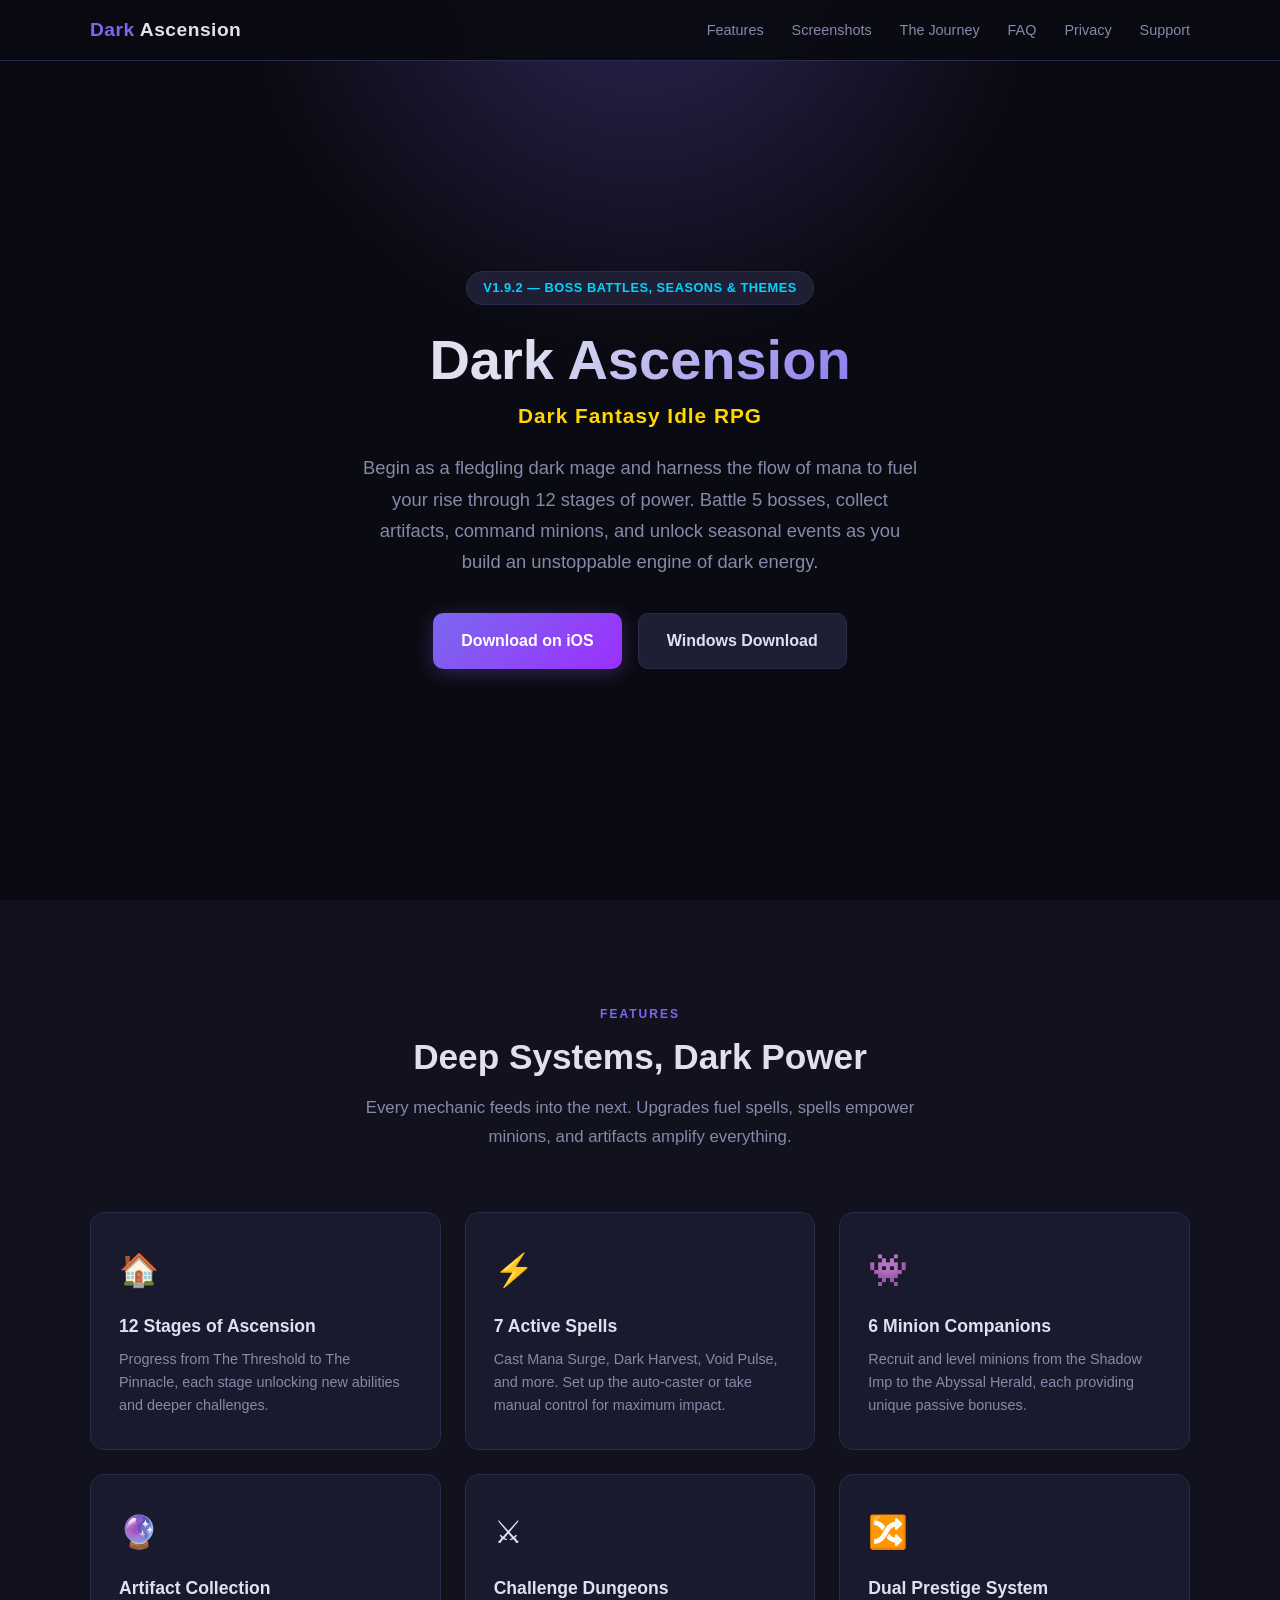
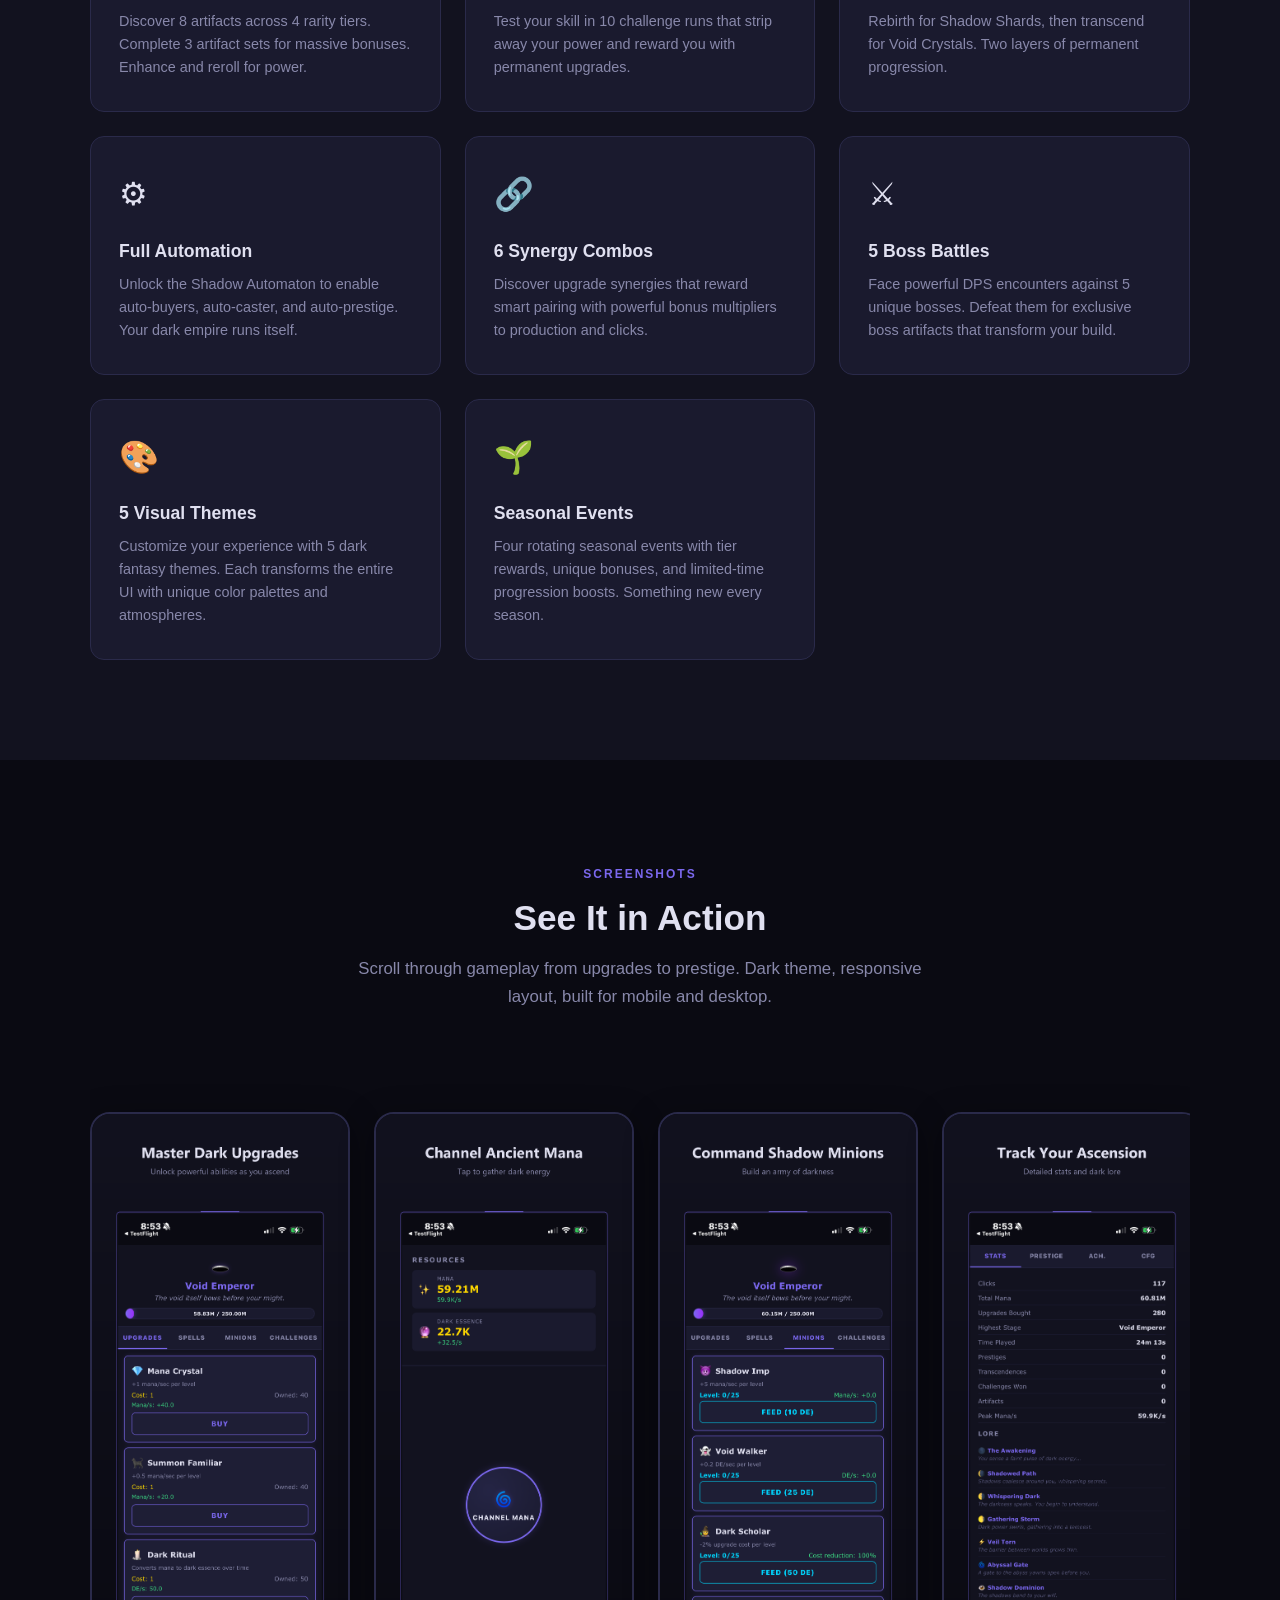
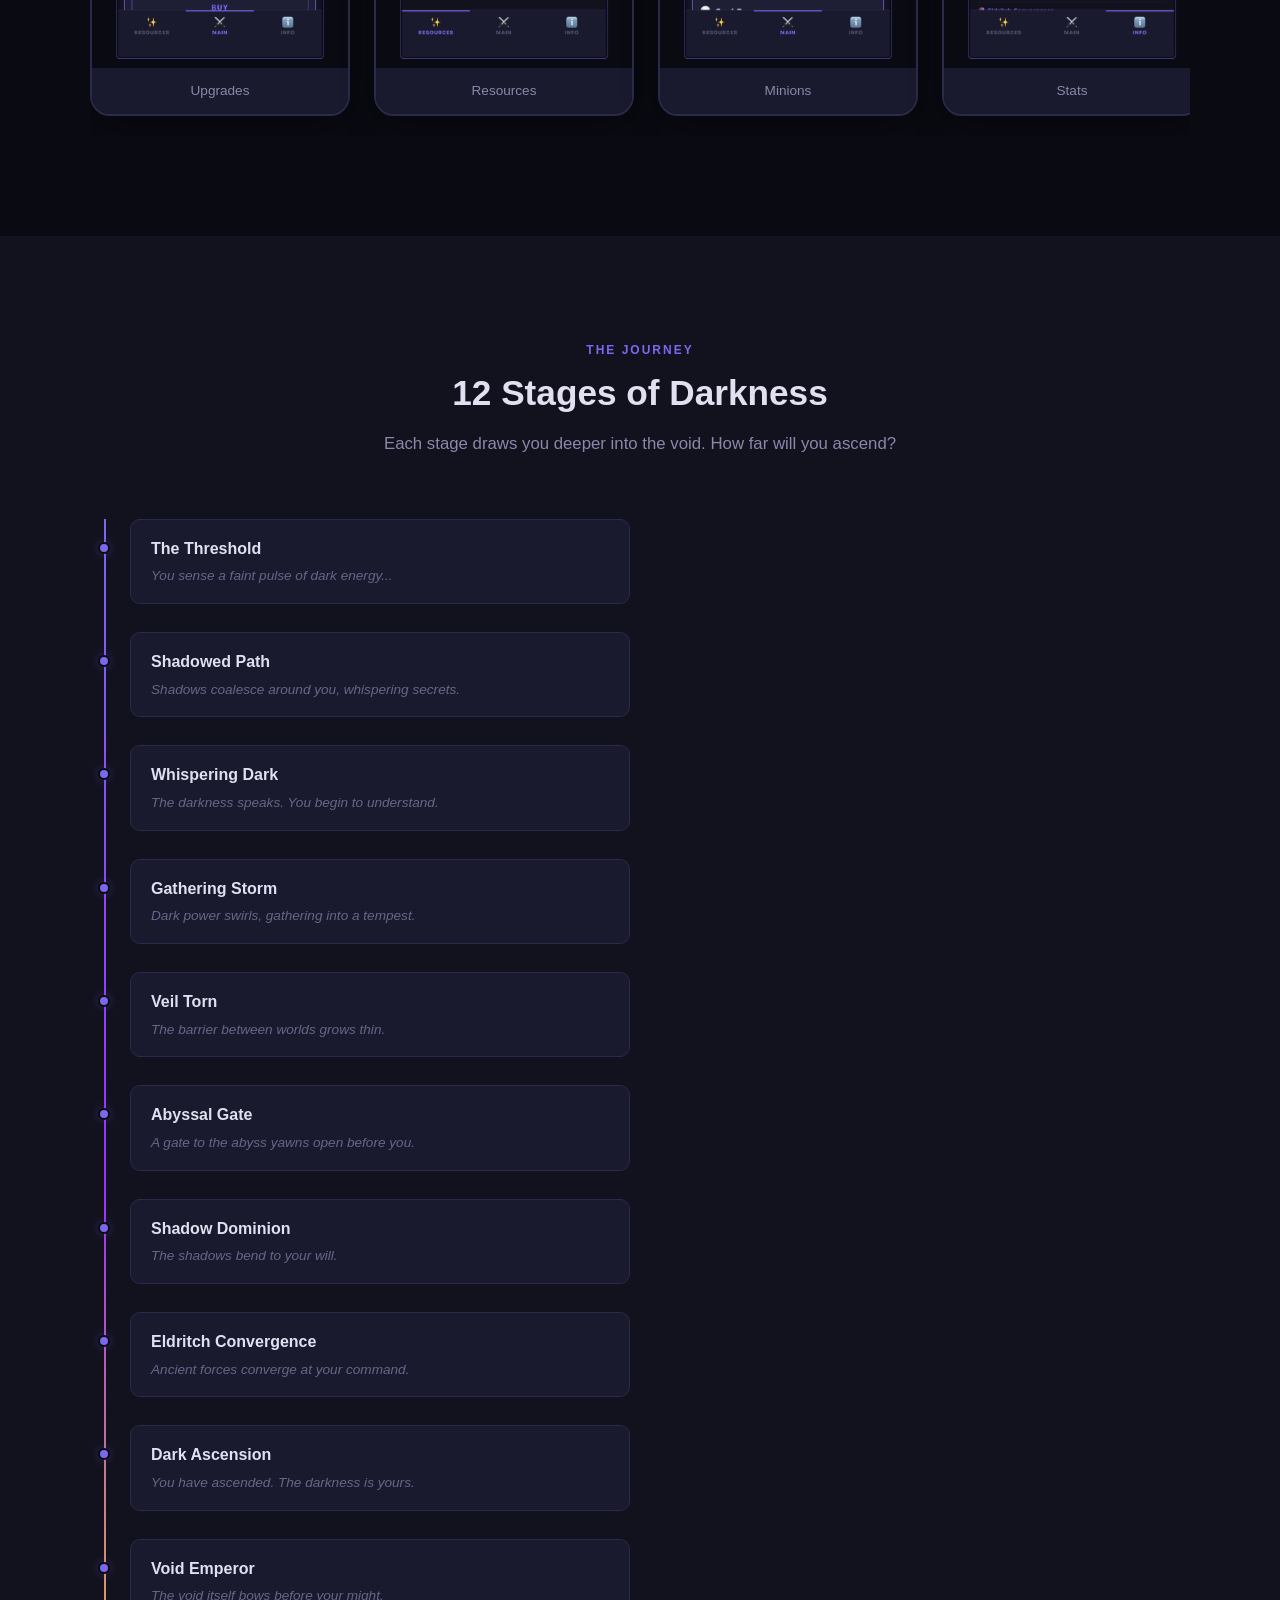
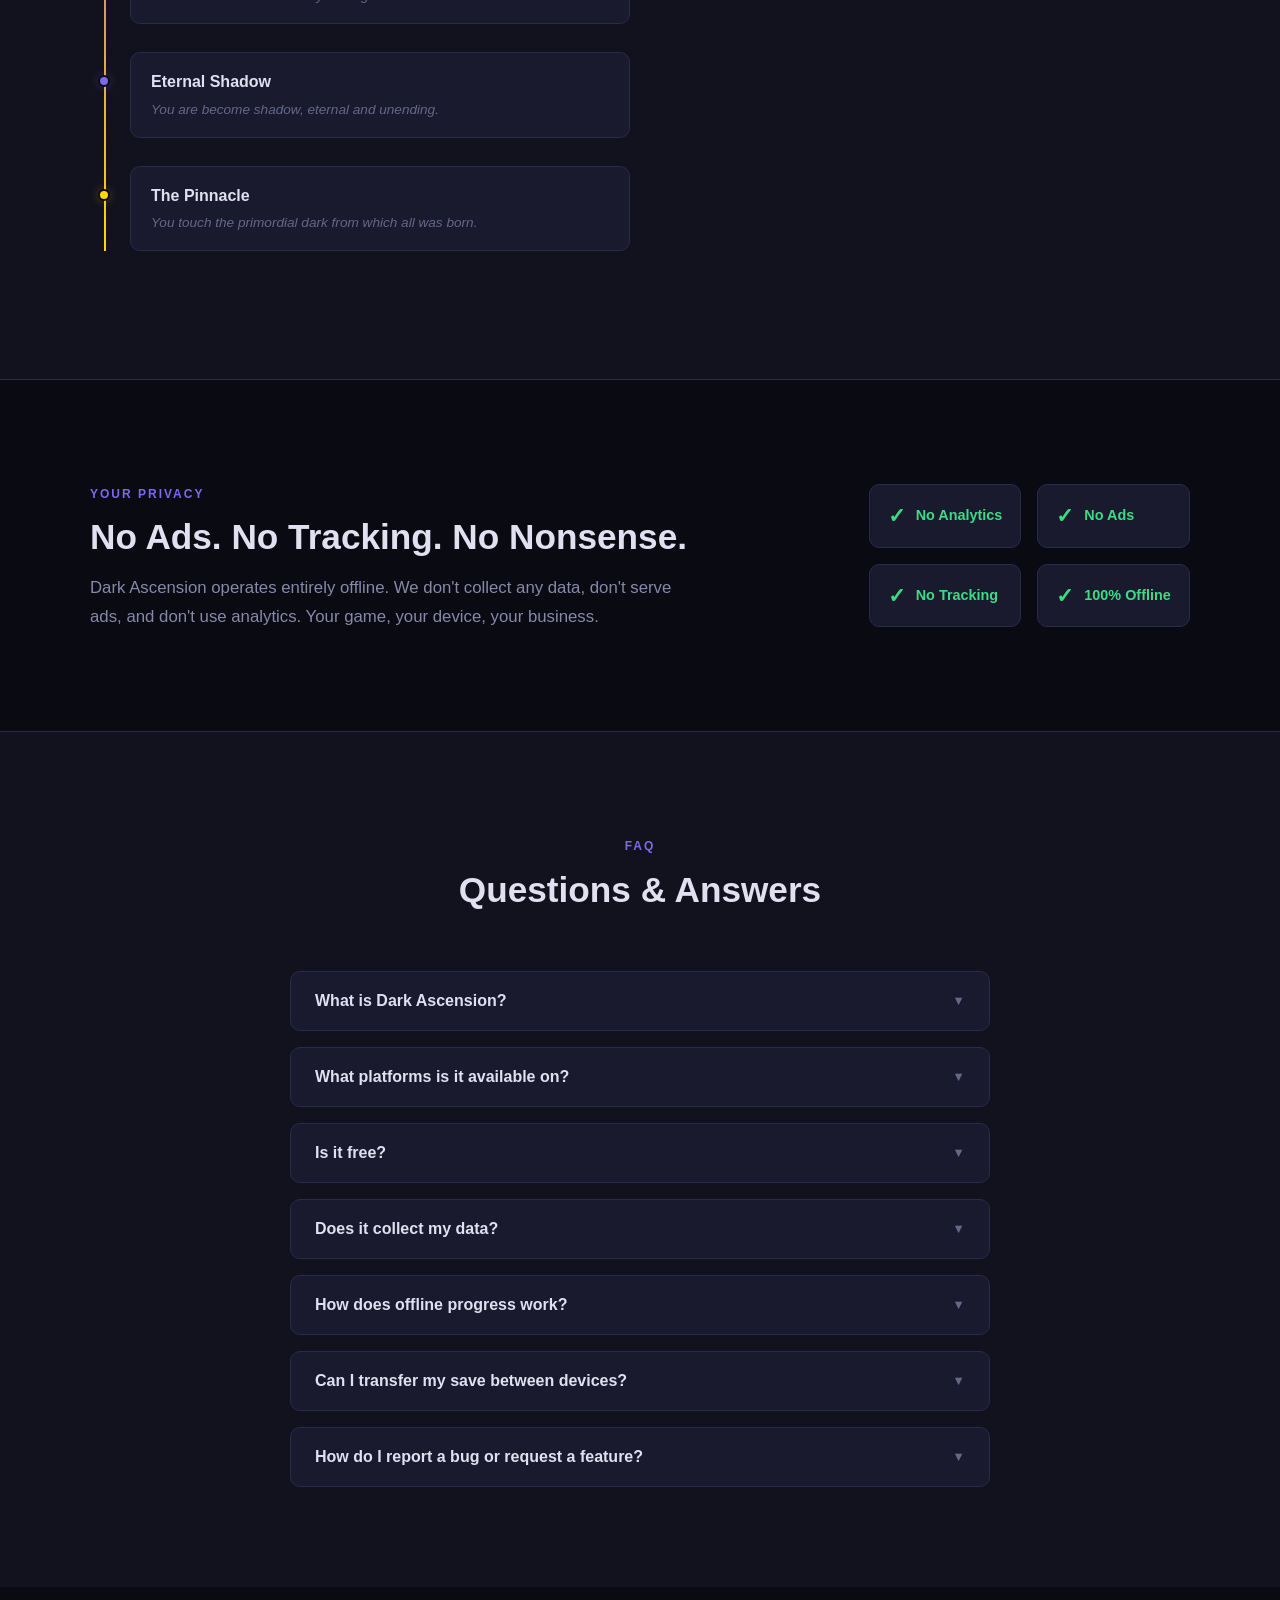
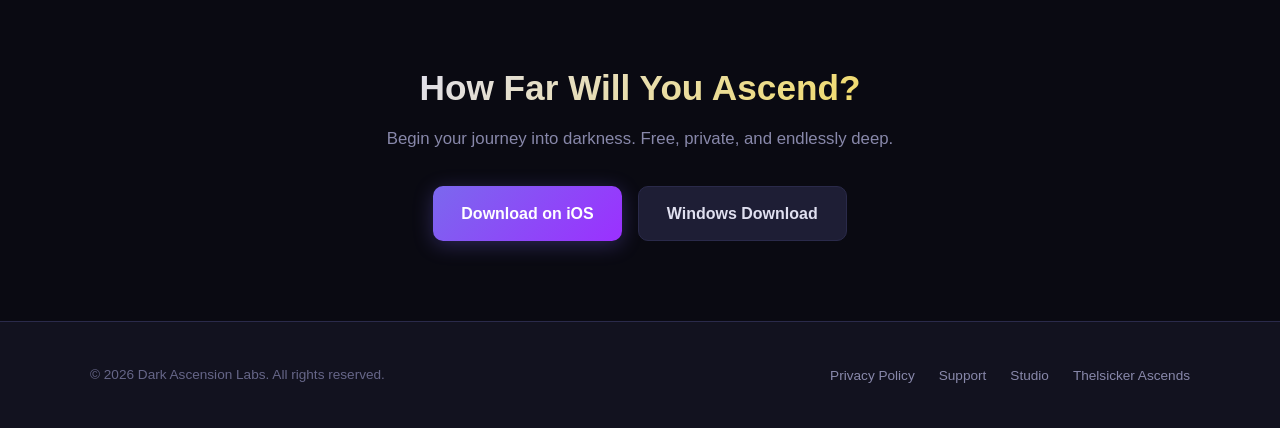
<file: index.html>
<!DOCTYPE html>
<html lang="en">
<head>
    <meta charset="UTF-8">
    <meta name="viewport" content="width=device-width, initial-scale=1.0">
    <title>Dark Ascension — Dark Fantasy Idle RPG</title>
    <meta name="description" content="Embrace the darkness and ascend to ultimate power. An idle/incremental RPG set in a world of shadow and sorcery. No ads, no data collection.">
    <meta name="theme-color" content="#0a0a12">
    <meta property="og:title" content="Dark Ascension — Dark Fantasy Idle RPG">
    <meta property="og:description" content="Embrace the darkness and ascend to ultimate power. An idle RPG with spells, minions, artifacts, and dual prestige. No ads, no tracking.">
    <meta property="og:type" content="website">
    <meta property="og:url" content="https://darkascension.app">
    <meta property="og:image" content="https://darkascension.app/images/og-banner.png">
    <meta property="og:image:width" content="1260">
    <meta property="og:image:height" content="1000">
    <meta name="twitter:card" content="summary_large_image">
    <meta name="twitter:title" content="Dark Ascension — Dark Fantasy Idle RPG">
    <meta name="twitter:description" content="Embrace the darkness and ascend to ultimate power. An idle RPG with spells, minions, artifacts, and dual prestige. No ads, no tracking.">
    <meta name="twitter:image" content="https://darkascension.app/images/og-banner.png">
    <link rel="stylesheet" href="css/style.css">
</head>
<body>

<!-- ===== NAV ===== -->
<nav class="site-nav">
    <div class="nav-inner">
        <a href="#" class="nav-logo"><span>Dark</span> Ascension</a>
        <ul class="nav-links" id="navLinks">
            <li><a href="#features">Features</a></li>
            <li><a href="#screenshots">Screenshots</a></li>
            <li><a href="#journey">The Journey</a></li>
            <li><a href="#faq">FAQ</a></li>
            <li><a href="privacy.html">Privacy</a></li>
            <li><a href="support.html">Support</a></li>
        </ul>
        <button class="nav-toggle" id="navToggle" aria-label="Toggle navigation">&#9776;</button>
    </div>
</nav>

<!-- ===== HERO ===== -->
<section class="hero" id="hero">
    <div class="hero-content">
        <div class="hero-badge">v1.9.2 &mdash; Boss Battles, Seasons &amp; Themes</div>
        <h1>Dark Ascension</h1>
        <p class="hero-subtitle">Dark Fantasy Idle RPG</p>
        <p class="hero-desc">Begin as a fledgling dark mage and harness the flow of mana to fuel your rise through 12 stages of power. Battle 5 bosses, collect artifacts, command minions, and unlock seasonal events as you build an unstoppable engine of dark energy.</p>
        <div class="hero-buttons">
            <a href="https://apps.apple.com/app/dark-ascension/id6759624526" class="btn btn-primary" target="_blank" rel="noopener">
                Download on iOS
            </a>
            <a href="https://darkascension3000.itch.io/dark-ascension" class="btn btn-secondary" target="_blank" rel="noopener">
                Windows Download
            </a>
        </div>
    </div>
</section>

<!-- ===== FEATURES ===== -->
<section class="features" id="features">
    <div class="section-inner">
        <div class="section-header-center">
            <span class="section-label">Features</span>
            <h2 class="section-title">Deep Systems, Dark Power</h2>
            <p class="section-desc centered">Every mechanic feeds into the next. Upgrades fuel spells, spells empower minions, and artifacts amplify everything.</p>
        </div>
        <div class="features-grid">
            <div class="feature-card">
                <span class="feature-icon">&#127968;</span>
                <h3>12 Stages of Ascension</h3>
                <p>Progress from The Threshold to The Pinnacle, each stage unlocking new abilities and deeper challenges.</p>
            </div>
            <div class="feature-card">
                <span class="feature-icon">&#9889;</span>
                <h3>7 Active Spells</h3>
                <p>Cast Mana Surge, Dark Harvest, Void Pulse, and more. Set up the auto-caster or take manual control for maximum impact.</p>
            </div>
            <div class="feature-card">
                <span class="feature-icon">&#128126;</span>
                <h3>6 Minion Companions</h3>
                <p>Recruit and level minions from the Shadow Imp to the Abyssal Herald, each providing unique passive bonuses.</p>
            </div>
            <div class="feature-card">
                <span class="feature-icon">&#128302;</span>
                <h3>Artifact Collection</h3>
                <p>Discover 8 artifacts across 4 rarity tiers. Complete 3 artifact sets for massive bonuses. Enhance and reroll for power.</p>
            </div>
            <div class="feature-card">
                <span class="feature-icon">&#9876;</span>
                <h3>Challenge Dungeons</h3>
                <p>Test your skill in 10 challenge runs that strip away your power and reward you with permanent upgrades.</p>
            </div>
            <div class="feature-card">
                <span class="feature-icon">&#128256;</span>
                <h3>Dual Prestige System</h3>
                <p>Rebirth for Shadow Shards, then transcend for Void Crystals. Two layers of permanent progression.</p>
            </div>
            <div class="feature-card">
                <span class="feature-icon">&#9881;</span>
                <h3>Full Automation</h3>
                <p>Unlock the Shadow Automaton to enable auto-buyers, auto-caster, and auto-prestige. Your dark empire runs itself.</p>
            </div>
            <div class="feature-card">
                <span class="feature-icon">&#128279;</span>
                <h3>6 Synergy Combos</h3>
                <p>Discover upgrade synergies that reward smart pairing with powerful bonus multipliers to production and clicks.</p>
            </div>
            <div class="feature-card">
                <span class="feature-icon">&#9876;</span>
                <h3>5 Boss Battles</h3>
                <p>Face powerful DPS encounters against 5 unique bosses. Defeat them for exclusive boss artifacts that transform your build.</p>
            </div>
            <div class="feature-card">
                <span class="feature-icon">&#127912;</span>
                <h3>5 Visual Themes</h3>
                <p>Customize your experience with 5 dark fantasy themes. Each transforms the entire UI with unique color palettes and atmospheres.</p>
            </div>
            <div class="feature-card">
                <span class="feature-icon">&#127793;</span>
                <h3>Seasonal Events</h3>
                <p>Four rotating seasonal events with tier rewards, unique bonuses, and limited-time progression boosts. Something new every season.</p>
            </div>
        </div>
    </div>
</section>

<!-- ===== SCREENSHOTS ===== -->
<section class="screenshots" id="screenshots">
    <div class="section-inner">
        <div class="section-header-center">
            <span class="section-label">Screenshots</span>
            <h2 class="section-title">See It in Action</h2>
            <p class="section-desc centered">Scroll through gameplay from upgrades to prestige. Dark theme, responsive layout, built for mobile and desktop.</p>
        </div>
        <div class="screenshot-gallery">
            <div class="screenshot-item">
                <img src="teasers/01-upgrades_6.5in.png" alt="Upgrades screen showing mana generators and multipliers" loading="lazy">
                <div class="screenshot-label">Upgrades</div>
            </div>
            <div class="screenshot-item">
                <img src="teasers/02-resources_6.5in.png" alt="Resource display with mana and dark essence" loading="lazy">
                <div class="screenshot-label">Resources</div>
            </div>
            <div class="screenshot-item">
                <img src="teasers/03-minions_6.5in.png" alt="Minion companions panel" loading="lazy">
                <div class="screenshot-label">Minions</div>
            </div>
            <div class="screenshot-item">
                <img src="teasers/04-stats_6.5in.png" alt="Stats and trophies dashboard" loading="lazy">
                <div class="screenshot-label">Stats</div>
            </div>
            <div class="screenshot-item">
                <img src="teasers/05-prestige_6.5in.png" alt="Prestige and rebirth system" loading="lazy">
                <div class="screenshot-label">Prestige</div>
            </div>
            <div class="screenshot-item">
                <img src="teasers/06-achievements_6.5in.png" alt="Achievements and milestones" loading="lazy">
                <div class="screenshot-label">Achievements</div>
            </div>
        </div>
    </div>
</section>

<!-- ===== JOURNEY ===== -->
<section class="journey" id="journey">
    <div class="section-inner">
        <div class="section-header-center">
            <span class="section-label">The Journey</span>
            <h2 class="section-title">12 Stages of Darkness</h2>
            <p class="section-desc centered">Each stage draws you deeper into the void. How far will you ascend?</p>
        </div>
        <div class="stages-track">
            <div class="stage-item">
                <div class="stage-name">The Threshold</div>
                <div class="stage-desc">You sense a faint pulse of dark energy...</div>
            </div>
            <div class="stage-item">
                <div class="stage-name">Shadowed Path</div>
                <div class="stage-desc">Shadows coalesce around you, whispering secrets.</div>
            </div>
            <div class="stage-item">
                <div class="stage-name">Whispering Dark</div>
                <div class="stage-desc">The darkness speaks. You begin to understand.</div>
            </div>
            <div class="stage-item">
                <div class="stage-name">Gathering Storm</div>
                <div class="stage-desc">Dark power swirls, gathering into a tempest.</div>
            </div>
            <div class="stage-item">
                <div class="stage-name">Veil Torn</div>
                <div class="stage-desc">The barrier between worlds grows thin.</div>
            </div>
            <div class="stage-item">
                <div class="stage-name">Abyssal Gate</div>
                <div class="stage-desc">A gate to the abyss yawns open before you.</div>
            </div>
            <div class="stage-item">
                <div class="stage-name">Shadow Dominion</div>
                <div class="stage-desc">The shadows bend to your will.</div>
            </div>
            <div class="stage-item">
                <div class="stage-name">Eldritch Convergence</div>
                <div class="stage-desc">Ancient forces converge at your command.</div>
            </div>
            <div class="stage-item">
                <div class="stage-name">Dark Ascension</div>
                <div class="stage-desc">You have ascended. The darkness is yours.</div>
            </div>
            <div class="stage-item">
                <div class="stage-name">Void Emperor</div>
                <div class="stage-desc">The void itself bows before your might.</div>
            </div>
            <div class="stage-item">
                <div class="stage-name">Eternal Shadow</div>
                <div class="stage-desc">You are become shadow, eternal and unending.</div>
            </div>
            <div class="stage-item">
                <div class="stage-name">The Pinnacle</div>
                <div class="stage-desc">You touch the primordial dark from which all was born.</div>
            </div>
        </div>
    </div>
</section>

<!-- ===== PRIVACY BANNER ===== -->
<section class="privacy-banner" id="privacy">
    <div class="section-inner">
        <div class="privacy-inner">
            <div class="privacy-text">
                <span class="section-label">Your Privacy</span>
                <h2 class="section-title">No Ads. No Tracking. No Nonsense.</h2>
                <p class="section-desc">Dark Ascension operates entirely offline. We don't collect any data, don't serve ads, and don't use analytics. Your game, your device, your business.</p>
            </div>
            <div class="privacy-highlights">
                <div class="privacy-badge"><span class="icon">&#10003;</span> No Analytics</div>
                <div class="privacy-badge"><span class="icon">&#10003;</span> No Ads</div>
                <div class="privacy-badge"><span class="icon">&#10003;</span> No Tracking</div>
                <div class="privacy-badge"><span class="icon">&#10003;</span> 100% Offline</div>
            </div>
        </div>
    </div>
</section>

<!-- ===== FAQ ===== -->
<section class="faq" id="faq">
    <div class="section-inner">
        <div class="section-header-center">
            <span class="section-label">FAQ</span>
            <h2 class="section-title">Questions &amp; Answers</h2>
        </div>
        <div class="faq-list">
            <div class="faq-item">
                <button class="faq-question">What is Dark Ascension? <span class="arrow">&#9660;</span></button>
                <div class="faq-answer"><div class="faq-answer-inner">Dark Ascension is an idle/incremental RPG set in a dark fantasy world. You play as a mage harnessing mana to ascend through 12 stages of power. It features upgrades, spells, minions, artifacts, prestige systems, challenges, automation, and more &mdash; all with no ads and no data collection.</div></div>
            </div>
            <div class="faq-item">
                <button class="faq-question">What platforms is it available on? <span class="arrow">&#9660;</span></button>
                <div class="faq-answer"><div class="faq-answer-inner">Dark Ascension is available on iOS (iPhone and iPad) via the App Store and on Windows as a downloadable installer (.exe). Steam support is coming soon.</div></div>
            </div>
            <div class="faq-item">
                <button class="faq-question">Is it free? <span class="arrow">&#9660;</span></button>
                <div class="faq-answer"><div class="faq-answer-inner">Dark Ascension is free on iOS with no paywalls, no premium currencies, and no ads. The Windows version is a free download. The full game is playable without spending anything.</div></div>
            </div>
            <div class="faq-item">
                <button class="faq-question">Does it collect my data? <span class="arrow">&#9660;</span></button>
                <div class="faq-answer"><div class="faq-answer-inner">No. The app operates entirely offline with zero network requests. No analytics, no telemetry, no third-party SDKs. All save data stays on your device. Read our full <a href="privacy.html">privacy policy</a> for details.</div></div>
            </div>
            <div class="faq-item">
                <button class="faq-question">How does offline progress work? <span class="arrow">&#9660;</span></button>
                <div class="faq-answer"><div class="faq-answer-inner">When you close the app and come back, the game calculates your mana and resource production for the time you were away (up to 8 hours by default, extendable with upgrades). You'll see a summary of what you earned.</div></div>
            </div>
            <div class="faq-item">
                <button class="faq-question">Can I transfer my save between devices? <span class="arrow">&#9660;</span></button>
                <div class="faq-answer"><div class="faq-answer-inner">Yes. The Settings tab includes save export and import options. Export your save as a text string, then import it on another device to pick up where you left off.</div></div>
            </div>
            <div class="faq-item">
                <button class="faq-question">How do I report a bug or request a feature? <span class="arrow">&#9660;</span></button>
                <div class="faq-answer"><div class="faq-answer-inner">Visit our <a href="support.html">support page</a> or email us at <a href="mailto:support@darkascensionlabs.com">support@darkascensionlabs.com</a>. We read every report and use them to prioritize updates.</div></div>
            </div>
        </div>
    </div>
</section>

<!-- ===== CTA ===== -->
<section class="cta">
    <h2 class="section-title">How Far Will You Ascend?</h2>
    <p class="section-desc centered" style="margin-bottom: 32px;">Begin your journey into darkness. Free, private, and endlessly deep.</p>
    <div class="hero-buttons">
        <a href="https://apps.apple.com/app/dark-ascension/id6759624526" class="btn btn-primary" target="_blank" rel="noopener">
            Download on iOS
        </a>
        <a href="https://darkascension3000.itch.io/dark-ascension" class="btn btn-secondary" target="_blank" rel="noopener">
            Windows Download
        </a>
    </div>
</section>

<!-- ===== FOOTER ===== -->
<footer class="site-footer">
    <div class="footer-inner">
        <div class="footer-copy">&copy; 2026 Dark Ascension Labs. All rights reserved.</div>
        <ul class="footer-links">
            <li><a href="privacy.html">Privacy Policy</a></li>
            <li><a href="support.html">Support</a></li>
            <li><a href="https://darkascensionlabs.com">Studio</a></li>
            <li><a href="https://thelsickerascends.com">Thelsicker Ascends</a></li>
        </ul>
    </div>
</footer>

<!-- ===== JS ===== -->
<script>
// Mobile nav toggle
(function() {
    var toggle = document.getElementById("navToggle");
    var links = document.getElementById("navLinks");
    toggle.addEventListener("click", function() {
        links.classList.toggle("open");
    });
    // Close nav on link click
    var navAnchors = links.querySelectorAll("a");
    for (var i = 0; i < navAnchors.length; i++) {
        navAnchors[i].addEventListener("click", function() {
            links.classList.remove("open");
        });
    }
})();

// FAQ accordion
(function() {
    var items = document.querySelectorAll(".faq-item");
    for (var i = 0; i < items.length; i++) {
        (function(item) {
            var btn = item.querySelector(".faq-question");
            var answer = item.querySelector(".faq-answer");
            btn.addEventListener("click", function() {
                var isOpen = item.classList.contains("open");
                // Close all
                for (var j = 0; j < items.length; j++) {
                    items[j].classList.remove("open");
                    items[j].querySelector(".faq-answer").style.maxHeight = null;
                }
                // Open clicked (if it was closed)
                if (!isOpen) {
                    item.classList.add("open");
                    answer.style.maxHeight = answer.scrollHeight + "px";
                }
            });
        })(items[i]);
    }
})();
</script>

</body>
</html>
</file>
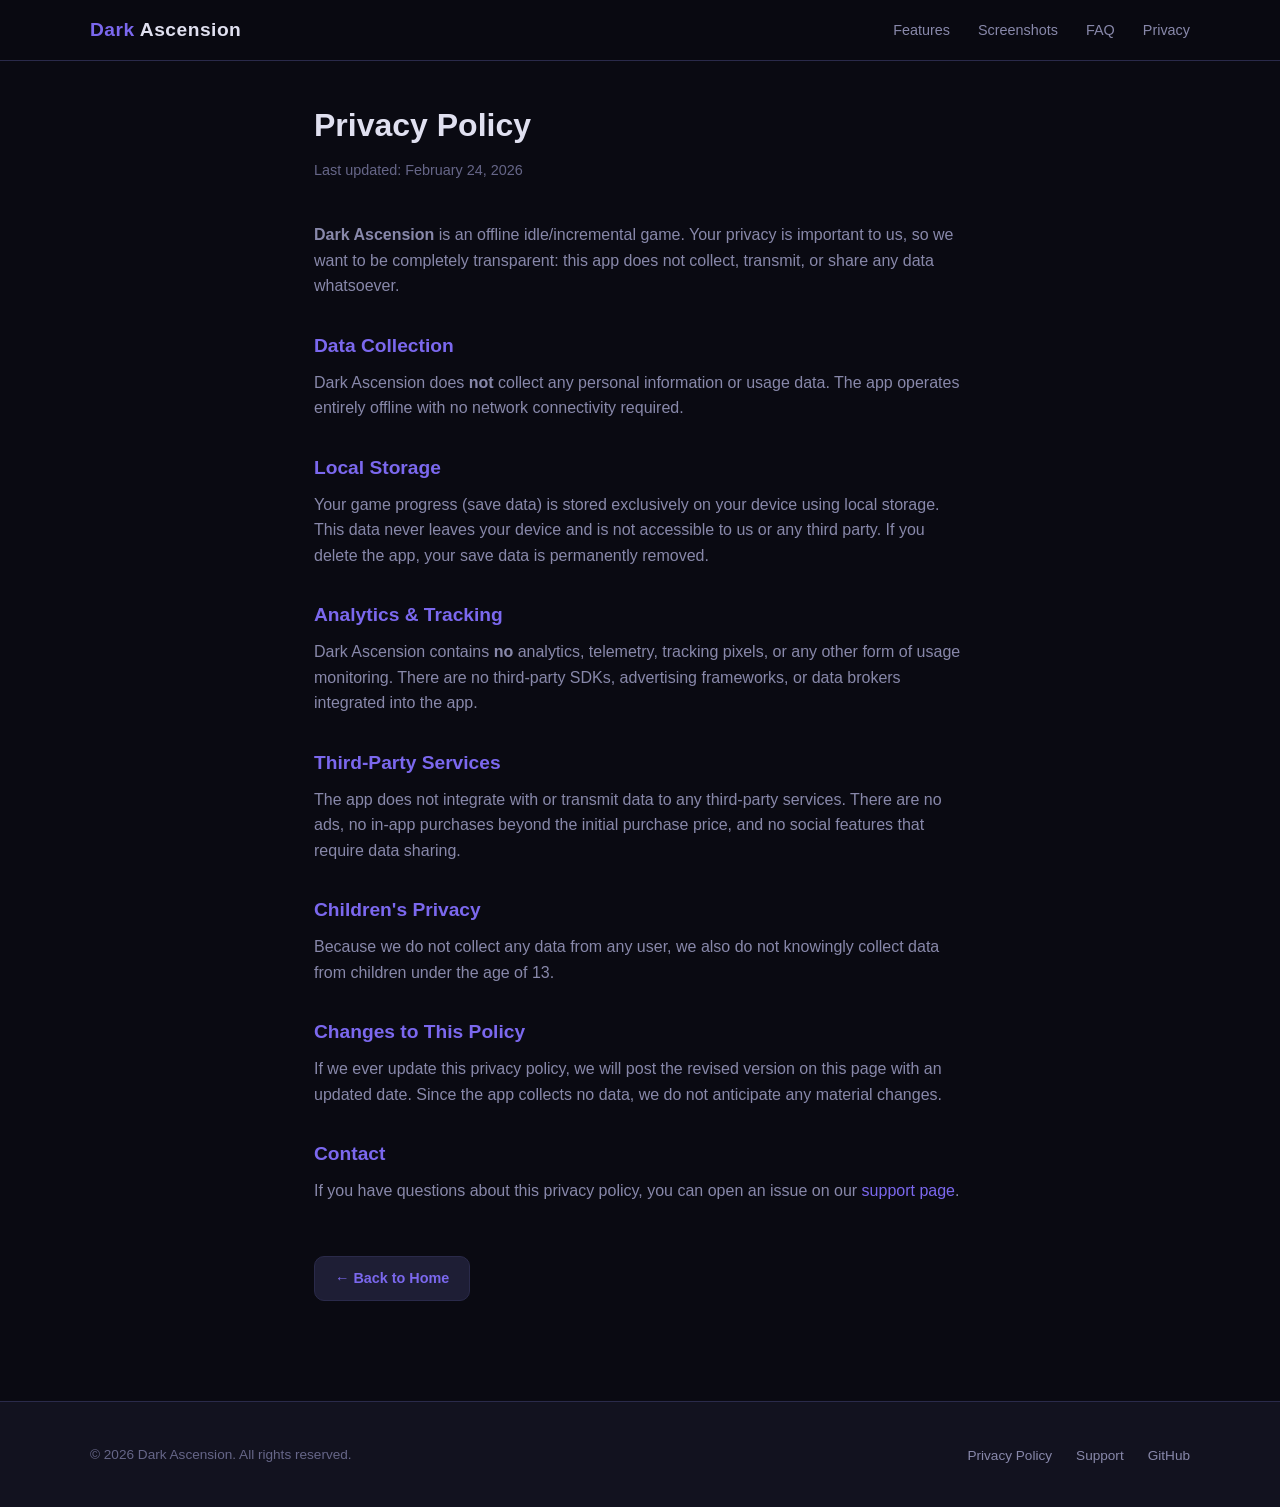
<file: privacy.html>
<!DOCTYPE html>
<html lang="en">
<head>
    <meta charset="UTF-8">
    <meta name="viewport" content="width=device-width, initial-scale=1.0">
    <title>Dark Ascension — Privacy Policy</title>
    <meta name="description" content="Dark Ascension privacy policy. No data collection, no ads, no tracking.">
    <meta name="theme-color" content="#0a0a12">
    <link rel="stylesheet" href="css/style.css">
    <style>
        .policy { max-width: 700px; margin: 0 auto; padding-top: 100px; }
        .policy h1 { font-size: 2rem; margin-bottom: 8px; }
        .policy .updated { color: var(--text-dim); font-size: 0.9rem; margin-bottom: 40px; }
        .policy h2 { font-size: 1.2rem; margin-top: 32px; margin-bottom: 8px; color: var(--accent-purple); }
        .policy p { color: var(--text-secondary); margin-bottom: 12px; }
        .policy a { color: var(--accent-purple); }
        .policy a:hover { color: var(--accent-cyan); }
        .back-link { display: inline-block; margin-top: 40px; margin-bottom: 40px; }
    </style>
</head>
<body>

<nav class="site-nav">
    <div class="nav-inner">
        <a href="index.html" class="nav-logo"><span>Dark</span> Ascension</a>
        <ul class="nav-links">
            <li><a href="index.html#features">Features</a></li>
            <li><a href="index.html#screenshots">Screenshots</a></li>
            <li><a href="index.html#faq">FAQ</a></li>
            <li><a href="privacy.html">Privacy</a></li>
        </ul>
    </div>
</nav>

<main class="policy" style="padding-left: 24px; padding-right: 24px; padding-bottom: 60px;">
    <h1>Privacy Policy</h1>
    <p class="updated">Last updated: February 24, 2026</p>

    <p><strong>Dark Ascension</strong> is an offline idle/incremental game. Your privacy is important to us, so we want to be completely transparent: this app does not collect, transmit, or share any data whatsoever.</p>

    <h2>Data Collection</h2>
    <p>Dark Ascension does <strong>not</strong> collect any personal information or usage data. The app operates entirely offline with no network connectivity required.</p>

    <h2>Local Storage</h2>
    <p>Your game progress (save data) is stored exclusively on your device using local storage. This data never leaves your device and is not accessible to us or any third party. If you delete the app, your save data is permanently removed.</p>

    <h2>Analytics &amp; Tracking</h2>
    <p>Dark Ascension contains <strong>no</strong> analytics, telemetry, tracking pixels, or any other form of usage monitoring. There are no third-party SDKs, advertising frameworks, or data brokers integrated into the app.</p>

    <h2>Third-Party Services</h2>
    <p>The app does not integrate with or transmit data to any third-party services. There are no ads, no in-app purchases beyond the initial purchase price, and no social features that require data sharing.</p>

    <h2>Children's Privacy</h2>
    <p>Because we do not collect any data from any user, we also do not knowingly collect data from children under the age of 13.</p>

    <h2>Changes to This Policy</h2>
    <p>If we ever update this privacy policy, we will post the revised version on this page with an updated date. Since the app collects no data, we do not anticipate any material changes.</p>

    <h2>Contact</h2>
    <p>If you have questions about this privacy policy, you can open an issue on our <a href="https://github.com/mikejamescalvert/Dark-Ascension-Support/issues">support page</a>.</p>

    <a href="index.html" class="btn btn-sm btn-secondary back-link">&larr; Back to Home</a>
</main>

<footer class="site-footer">
    <div class="footer-inner">
        <div class="footer-copy">&copy; 2026 Dark Ascension. All rights reserved.</div>
        <ul class="footer-links">
            <li><a href="privacy.html">Privacy Policy</a></li>
            <li><a href="https://github.com/mikejamescalvert/Dark-Ascension-Support/issues" target="_blank" rel="noopener">Support</a></li>
            <li><a href="https://github.com/mikejamescalvert/Dark-Ascension-Support" target="_blank" rel="noopener">GitHub</a></li>
        </ul>
    </div>
</footer>

</body>
</html>
</file>
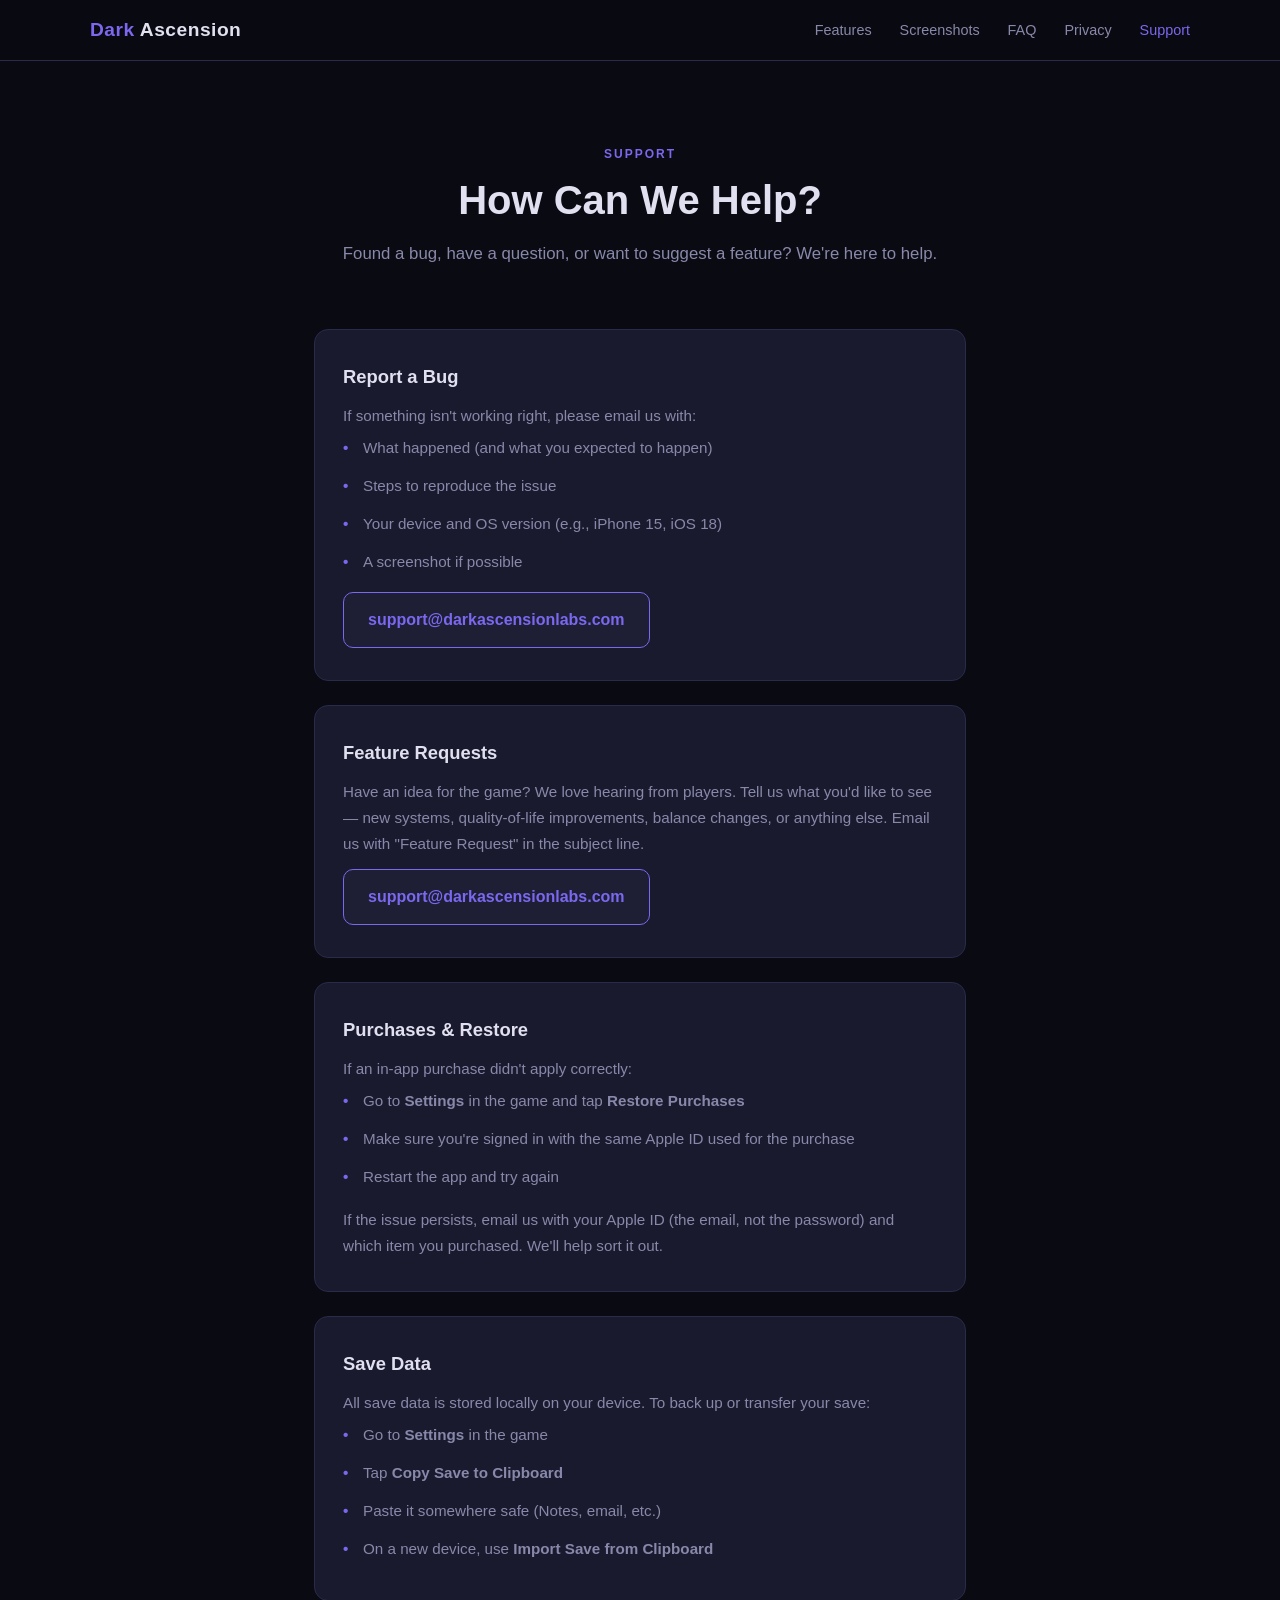
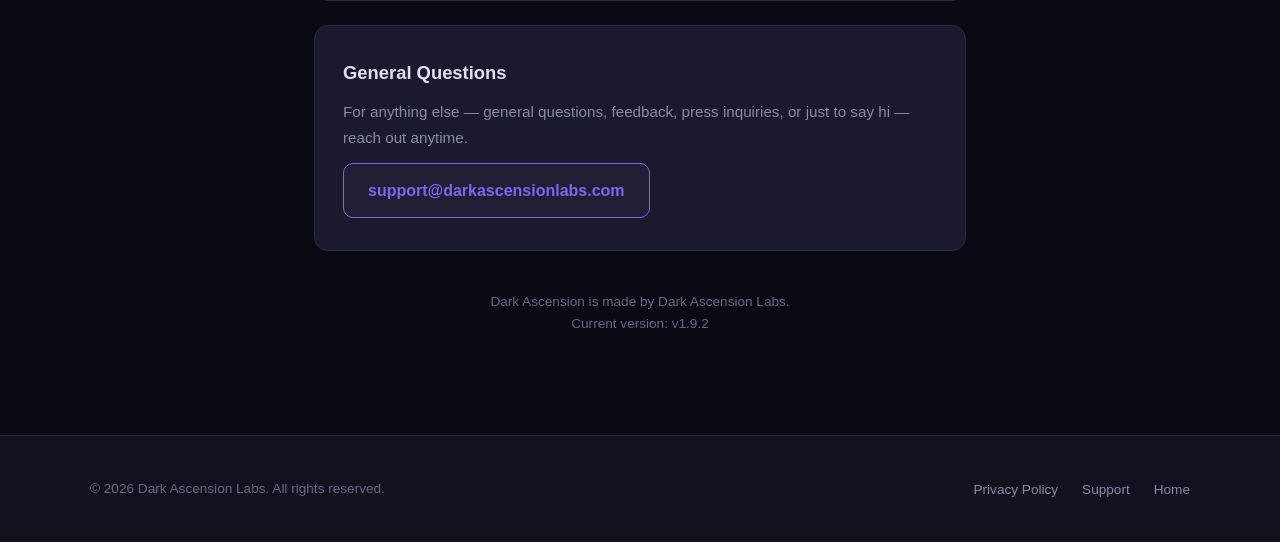
<file: support.html>
<!DOCTYPE html>
<html lang="en">
<head>
    <meta charset="UTF-8">
    <meta name="viewport" content="width=device-width, initial-scale=1.0">
    <title>Support — Dark Ascension</title>
    <meta name="description" content="Get help with Dark Ascension. Report bugs, request features, or contact the developer.">
    <meta name="theme-color" content="#0a0a12">
    <link rel="stylesheet" href="css/style.css">
    <style>
        .support-hero {
            padding: 140px 24px 60px;
            text-align: center;
            background: var(--bg-darkest);
        }
        .support-content {
            max-width: 700px;
            margin: 0 auto;
            padding: 0 24px 100px;
            background: var(--bg-darkest);
        }
        .support-section {
            background: var(--bg-panel);
            border: 1px solid var(--border-color);
            border-radius: 14px;
            padding: 32px 28px;
            margin-bottom: 24px;
        }
        .support-section h3 {
            font-size: 1.15rem;
            margin-bottom: 12px;
            color: var(--text-primary);
        }
        .support-section p,
        .support-section li {
            font-size: 0.95rem;
            color: var(--text-secondary);
            line-height: 1.7;
        }
        .support-section ul {
            list-style: none;
            padding: 0;
        }
        .support-section li {
            padding: 6px 0;
            padding-left: 20px;
            position: relative;
        }
        .support-section li::before {
            content: "\2022";
            color: var(--accent-purple);
            position: absolute;
            left: 0;
            font-weight: bold;
        }
        .support-email {
            display: inline-flex;
            align-items: center;
            gap: 8px;
            background: var(--bg-card);
            border: 1px solid var(--accent-purple);
            border-radius: 10px;
            padding: 14px 24px;
            margin-top: 12px;
            font-size: 1rem;
            font-weight: 600;
            color: var(--accent-purple);
            transition: background 0.2s, transform 0.2s;
        }
        .support-email:hover {
            background: var(--bg-hover);
            color: var(--accent-cyan);
            transform: translateY(-2px);
        }
        .support-version {
            text-align: center;
            font-size: 0.85rem;
            color: var(--text-dim);
            margin-top: 40px;
        }
    </style>
</head>
<body>

<!-- ===== NAV ===== -->
<nav class="site-nav">
    <div class="nav-inner">
        <a href="/" class="nav-logo"><span>Dark</span> Ascension</a>
        <ul class="nav-links" id="navLinks">
            <li><a href="/#features">Features</a></li>
            <li><a href="/#screenshots">Screenshots</a></li>
            <li><a href="/#faq">FAQ</a></li>
            <li><a href="privacy.html">Privacy</a></li>
            <li><a href="support.html" style="color: var(--accent-purple);">Support</a></li>
        </ul>
        <button class="nav-toggle" id="navToggle" aria-label="Toggle navigation">&#9776;</button>
    </div>
</nav>

<!-- ===== HERO ===== -->
<div class="support-hero">
    <span class="section-label">Support</span>
    <h1 class="section-title" style="font-size: 2.5rem; margin-bottom: 16px;">How Can We Help?</h1>
    <p class="section-desc centered">Found a bug, have a question, or want to suggest a feature? We're here to help.</p>
</div>

<!-- ===== CONTENT ===== -->
<div class="support-content">

    <div class="support-section">
        <h3>Report a Bug</h3>
        <p>If something isn't working right, please email us with:</p>
        <ul>
            <li>What happened (and what you expected to happen)</li>
            <li>Steps to reproduce the issue</li>
            <li>Your device and OS version (e.g., iPhone 15, iOS 18)</li>
            <li>A screenshot if possible</li>
        </ul>
        <a href="mailto:support@darkascensionlabs.com?subject=Bug%20Report%20-%20Dark%20Ascension" class="support-email">
            support@darkascensionlabs.com
        </a>
    </div>

    <div class="support-section">
        <h3>Feature Requests</h3>
        <p>Have an idea for the game? We love hearing from players. Tell us what you'd like to see — new systems, quality-of-life improvements, balance changes, or anything else. Email us with "Feature Request" in the subject line.</p>
        <a href="mailto:support@darkascensionlabs.com?subject=Feature%20Request%20-%20Dark%20Ascension" class="support-email">
            support@darkascensionlabs.com
        </a>
    </div>

    <div class="support-section">
        <h3>Purchases &amp; Restore</h3>
        <p>If an in-app purchase didn't apply correctly:</p>
        <ul>
            <li>Go to <strong>Settings</strong> in the game and tap <strong>Restore Purchases</strong></li>
            <li>Make sure you're signed in with the same Apple ID used for the purchase</li>
            <li>Restart the app and try again</li>
        </ul>
        <p style="margin-top: 12px;">If the issue persists, email us with your Apple ID (the email, not the password) and which item you purchased. We'll help sort it out.</p>
    </div>

    <div class="support-section">
        <h3>Save Data</h3>
        <p>All save data is stored locally on your device. To back up or transfer your save:</p>
        <ul>
            <li>Go to <strong>Settings</strong> in the game</li>
            <li>Tap <strong>Copy Save to Clipboard</strong></li>
            <li>Paste it somewhere safe (Notes, email, etc.)</li>
            <li>On a new device, use <strong>Import Save from Clipboard</strong></li>
        </ul>
    </div>

    <div class="support-section">
        <h3>General Questions</h3>
        <p>For anything else — general questions, feedback, press inquiries, or just to say hi — reach out anytime.</p>
        <a href="mailto:support@darkascensionlabs.com?subject=Dark%20Ascension%20-%20General" class="support-email">
            support@darkascensionlabs.com
        </a>
    </div>

    <div class="support-version">
        Dark Ascension is made by Dark Ascension Labs.<br>
        Current version: v1.9.2
    </div>

</div>

<!-- ===== FOOTER ===== -->
<footer class="site-footer">
    <div class="footer-inner">
        <div class="footer-copy">&copy; 2026 Dark Ascension Labs. All rights reserved.</div>
        <ul class="footer-links">
            <li><a href="privacy.html">Privacy Policy</a></li>
            <li><a href="support.html">Support</a></li>
            <li><a href="/">Home</a></li>
        </ul>
    </div>
</footer>

<!-- ===== JS ===== -->
<script>
(function() {
    var toggle = document.getElementById("navToggle");
    var links = document.getElementById("navLinks");
    toggle.addEventListener("click", function() {
        links.classList.toggle("open");
    });
    var navAnchors = links.querySelectorAll("a");
    for (var i = 0; i < navAnchors.length; i++) {
        navAnchors[i].addEventListener("click", function() {
            links.classList.remove("open");
        });
    }
})();
</script>

</body>
</html>
</file>
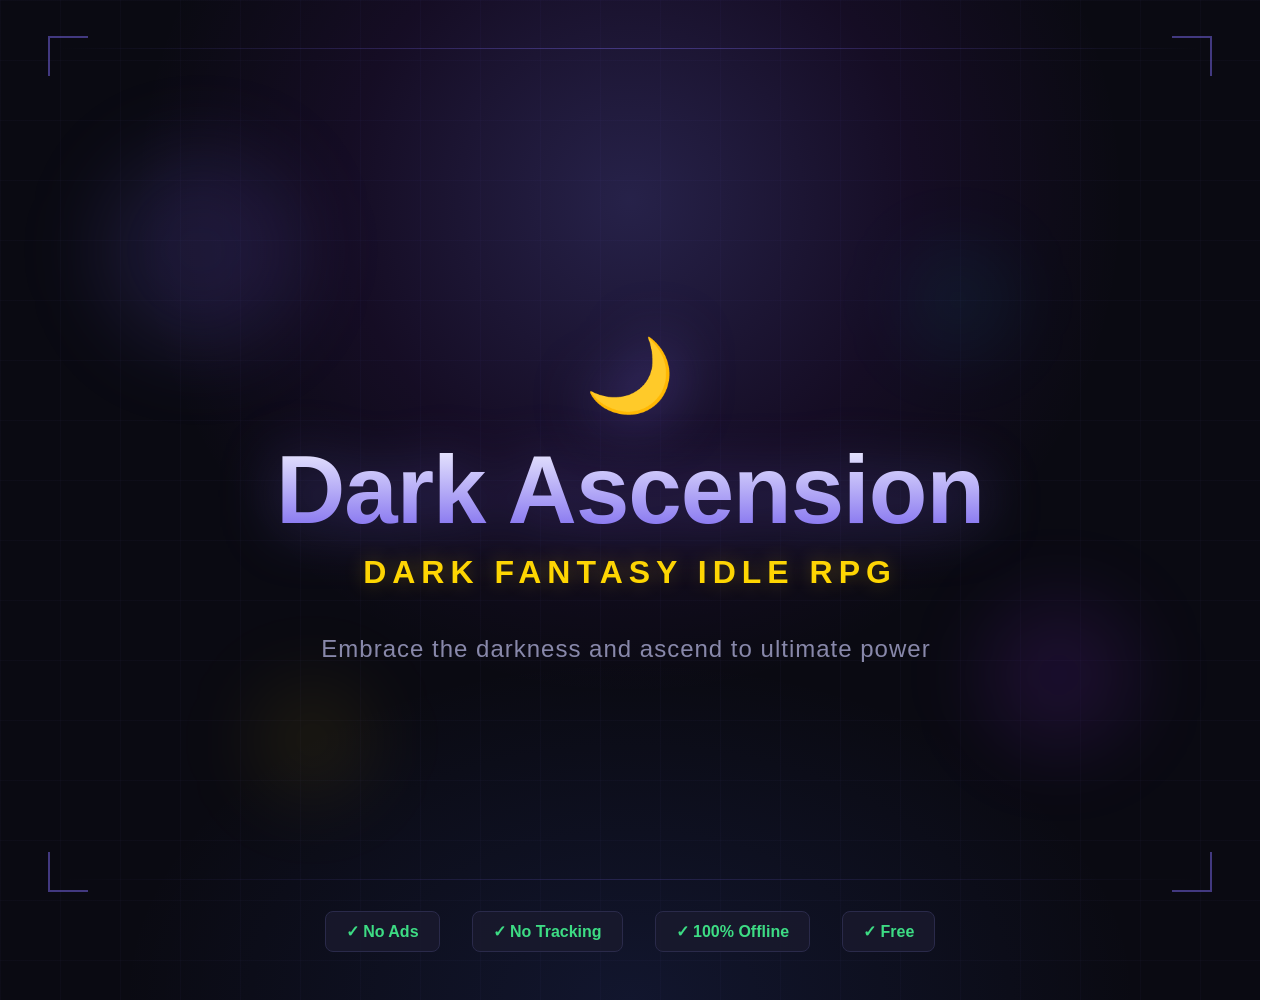
<file: banner/banner.html>
<!DOCTYPE html>
<html lang="en">
<head>
<meta charset="UTF-8">
<meta name="viewport" content="width=device-width, initial-scale=1.0">
<title>Dark Ascension Banner</title>
<style>
    * { margin: 0; padding: 0; box-sizing: border-box; }

    /* itch.io cover: 630x500. We render at 2x for sharpness. */
    body {
        width: 1260px;
        height: 1000px;
        overflow: hidden;
        font-family: "Segoe UI", "Helvetica Neue", Arial, sans-serif;
    }

    .banner {
        width: 1260px;
        height: 1000px;
        background: #0a0a12;
        position: relative;
        display: flex;
        flex-direction: column;
        align-items: center;
        justify-content: center;
        text-align: center;
        overflow: hidden;
    }

    /* Radial purple glow — top center */
    .banner::before {
        content: "";
        position: absolute;
        top: -30%;
        left: 50%;
        transform: translateX(-50%);
        width: 1000px;
        height: 1000px;
        background: radial-gradient(circle, rgba(123, 104, 238, 0.25) 0%, rgba(155, 48, 255, 0.08) 40%, transparent 70%);
        pointer-events: none;
    }

    /* Secondary glow — bottom */
    .banner::after {
        content: "";
        position: absolute;
        bottom: -40%;
        left: 50%;
        transform: translateX(-50%);
        width: 1200px;
        height: 800px;
        background: radial-gradient(ellipse, rgba(74, 108, 247, 0.12) 0%, transparent 60%);
        pointer-events: none;
    }

    /* Subtle grid pattern overlay */
    .grid-overlay {
        position: absolute;
        top: 0; left: 0; right: 0; bottom: 0;
        background-image:
            linear-gradient(rgba(123, 104, 238, 0.03) 1px, transparent 1px),
            linear-gradient(90deg, rgba(123, 104, 238, 0.03) 1px, transparent 1px);
        background-size: 60px 60px;
        pointer-events: none;
    }

    /* Floating orbs */
    .orb {
        position: absolute;
        border-radius: 50%;
        filter: blur(40px);
        pointer-events: none;
    }
    .orb-1 {
        width: 200px; height: 200px;
        background: rgba(123, 104, 238, 0.15);
        top: 15%; left: 8%;
    }
    .orb-2 {
        width: 150px; height: 150px;
        background: rgba(155, 48, 255, 0.12);
        top: 60%; right: 10%;
    }
    .orb-3 {
        width: 120px; height: 120px;
        background: rgba(255, 215, 0, 0.08);
        bottom: 20%; left: 20%;
    }
    .orb-4 {
        width: 100px; height: 100px;
        background: rgba(0, 212, 255, 0.08);
        top: 25%; right: 20%;
    }

    /* Content */
    .content {
        position: relative;
        z-index: 2;
    }

    /* Moon/icon glyph */
    .icon-glyph {
        font-size: 72px;
        margin-bottom: 24px;
        display: block;
        filter: drop-shadow(0 0 30px rgba(123, 104, 238, 0.6));
    }

    .title {
        font-size: 96px;
        font-weight: 800;
        letter-spacing: -1px;
        line-height: 1;
        margin-bottom: 16px;
        background: linear-gradient(180deg, #f0f0ff 0%, #7b68ee 100%);
        -webkit-background-clip: text;
        -webkit-text-fill-color: transparent;
        background-clip: text;
        filter: drop-shadow(0 4px 30px rgba(123, 104, 238, 0.4));
    }

    .subtitle {
        font-size: 32px;
        font-weight: 600;
        color: #ffd700;
        letter-spacing: 6px;
        text-transform: uppercase;
        margin-bottom: 40px;
        text-shadow: 0 0 20px rgba(255, 215, 0, 0.3);
    }

    .tagline {
        font-size: 24px;
        color: #8888aa;
        font-weight: 400;
        letter-spacing: 1px;
        max-width: 700px;
        line-height: 1.5;
    }

    /* Bottom badges */
    .badges {
        position: absolute;
        bottom: 48px;
        left: 0;
        right: 0;
        display: flex;
        justify-content: center;
        gap: 32px;
        z-index: 2;
    }

    .badge {
        display: flex;
        align-items: center;
        gap: 8px;
        background: rgba(26, 26, 46, 0.8);
        border: 1px solid #2a2a4a;
        border-radius: 8px;
        padding: 10px 20px;
        font-size: 16px;
        font-weight: 600;
        color: #3ddc84;
    }

    /* Decorative border lines */
    .border-top, .border-bottom {
        position: absolute;
        left: 60px;
        right: 60px;
        height: 1px;
        z-index: 2;
    }
    .border-top {
        top: 48px;
        background: linear-gradient(90deg, transparent, rgba(123, 104, 238, 0.4), transparent);
    }
    .border-bottom {
        bottom: 120px;
        background: linear-gradient(90deg, transparent, rgba(123, 104, 238, 0.2), transparent);
    }

    /* Corner accents */
    .corner {
        position: absolute;
        width: 40px;
        height: 40px;
        z-index: 2;
    }
    .corner-tl { top: 36px; left: 48px; border-top: 2px solid rgba(123, 104, 238, 0.5); border-left: 2px solid rgba(123, 104, 238, 0.5); }
    .corner-tr { top: 36px; right: 48px; border-top: 2px solid rgba(123, 104, 238, 0.5); border-right: 2px solid rgba(123, 104, 238, 0.5); }
    .corner-bl { bottom: 108px; left: 48px; border-bottom: 2px solid rgba(123, 104, 238, 0.5); border-left: 2px solid rgba(123, 104, 238, 0.5); }
    .corner-br { bottom: 108px; right: 48px; border-bottom: 2px solid rgba(123, 104, 238, 0.5); border-right: 2px solid rgba(123, 104, 238, 0.5); }
</style>
</head>
<body>
<div class="banner">
    <div class="grid-overlay"></div>
    <div class="orb orb-1"></div>
    <div class="orb orb-2"></div>
    <div class="orb orb-3"></div>
    <div class="orb orb-4"></div>

    <div class="border-top"></div>
    <div class="border-bottom"></div>
    <div class="corner corner-tl"></div>
    <div class="corner corner-tr"></div>
    <div class="corner corner-bl"></div>
    <div class="corner corner-br"></div>

    <div class="content">
        <span class="icon-glyph">&#127769;</span>
        <div class="title">Dark Ascension</div>
        <div class="subtitle">Dark Fantasy Idle RPG</div>
        <div class="tagline">Embrace the darkness and ascend to ultimate power</div>
    </div>

    <div class="badges">
        <div class="badge">&#10003; No Ads</div>
        <div class="badge">&#10003; No Tracking</div>
        <div class="badge">&#10003; 100% Offline</div>
        <div class="badge">&#10003; Free</div>
    </div>
</div>
</body>
</html>
</file>
<file: css/style.css>
/* ===== Dark Ascension Website ===== */
/* Matches the in-game dark fantasy aesthetic */

/* --- Reset & Base --- */
*, *::before, *::after { box-sizing: border-box; margin: 0; padding: 0; }

:root {
    --bg-darkest: #0a0a12;
    --bg-dark: #12121f;
    --bg-panel: #1a1a2e;
    --bg-card: #1e1e35;
    --bg-hover: #252545;
    --accent-purple: #7b68ee;
    --accent-violet: #9b30ff;
    --accent-blue: #4a6cf7;
    --accent-gold: #ffd700;
    --accent-green: #3ddc84;
    --accent-cyan: #00d4ff;
    --text-primary: #e0e0f0;
    --text-secondary: #8888aa;
    --text-dim: #666688;
    --border-color: #2a2a4a;
    --glow-purple: rgba(123, 104, 238, 0.3);
    --glow-gold: rgba(255, 215, 0, 0.25);
    --font-body: -apple-system, BlinkMacSystemFont, "Segoe UI", Roboto, Helvetica, Arial, sans-serif;
    --max-width: 1100px;
}

html { scroll-behavior: smooth; }

body {
    font-family: var(--font-body);
    background: var(--bg-darkest);
    color: var(--text-primary);
    line-height: 1.6;
    overflow-x: hidden;
}

a { color: var(--accent-purple); text-decoration: none; }
a:hover { color: var(--accent-cyan); }

img { max-width: 100%; height: auto; }

/* --- Nav --- */
.site-nav {
    position: fixed;
    top: 0;
    left: 0;
    right: 0;
    z-index: 100;
    background: rgba(10, 10, 18, 0.92);
    backdrop-filter: blur(12px);
    border-bottom: 1px solid var(--border-color);
    padding: 0 24px;
}

.nav-inner {
    max-width: var(--max-width);
    margin: 0 auto;
    display: flex;
    align-items: center;
    justify-content: space-between;
    height: 60px;
}

.nav-logo {
    font-size: 1.2rem;
    font-weight: 700;
    color: var(--text-primary);
    letter-spacing: 0.5px;
}

.nav-logo span { color: var(--accent-purple); }

.nav-links { display: flex; gap: 28px; list-style: none; }

.nav-links a {
    color: var(--text-secondary);
    font-size: 0.9rem;
    font-weight: 500;
    transition: color 0.2s;
}

.nav-links a:hover { color: var(--text-primary); }

.nav-toggle { display: none; background: none; border: none; color: var(--text-primary); font-size: 1.5rem; cursor: pointer; }

/* --- Hero --- */
.hero {
    min-height: 100vh;
    display: flex;
    align-items: center;
    justify-content: center;
    text-align: center;
    padding: 120px 24px 80px;
    position: relative;
    overflow: hidden;
}

.hero::before {
    content: "";
    position: absolute;
    top: -50%;
    left: 50%;
    transform: translateX(-50%);
    width: 800px;
    height: 800px;
    background: radial-gradient(circle, var(--glow-purple) 0%, transparent 70%);
    pointer-events: none;
}

.hero-content { position: relative; z-index: 1; max-width: 700px; }

.hero-badge {
    display: inline-block;
    background: var(--bg-card);
    border: 1px solid var(--border-color);
    border-radius: 20px;
    padding: 6px 16px;
    font-size: 0.8rem;
    color: var(--accent-cyan);
    font-weight: 600;
    letter-spacing: 0.5px;
    text-transform: uppercase;
    margin-bottom: 24px;
}

.hero h1 {
    font-size: 3.5rem;
    font-weight: 800;
    line-height: 1.1;
    margin-bottom: 8px;
    background: linear-gradient(135deg, var(--text-primary) 30%, var(--accent-purple) 100%);
    -webkit-background-clip: text;
    -webkit-text-fill-color: transparent;
    background-clip: text;
}

.hero-subtitle {
    font-size: 1.3rem;
    color: var(--accent-gold);
    font-weight: 600;
    margin-bottom: 20px;
    letter-spacing: 1px;
}

.hero-desc {
    font-size: 1.15rem;
    color: var(--text-secondary);
    max-width: 560px;
    margin: 0 auto 36px;
    line-height: 1.7;
}

.hero-buttons { display: flex; gap: 16px; justify-content: center; flex-wrap: wrap; }

.btn {
    display: inline-flex;
    align-items: center;
    gap: 8px;
    padding: 14px 28px;
    border-radius: 10px;
    font-size: 1rem;
    font-weight: 600;
    cursor: pointer;
    transition: transform 0.2s, box-shadow 0.2s;
    border: none;
    text-decoration: none;
}

.btn:hover { transform: translateY(-2px); }

.btn-primary {
    background: linear-gradient(135deg, var(--accent-purple), var(--accent-violet));
    color: #fff;
    box-shadow: 0 4px 20px var(--glow-purple);
}

.btn-primary:hover { color: #fff; box-shadow: 0 6px 30px var(--glow-purple); }

.btn-secondary {
    background: var(--bg-card);
    color: var(--text-primary);
    border: 1px solid var(--border-color);
}

.btn-secondary:hover { color: var(--text-primary); border-color: var(--accent-purple); }

.btn-sm { padding: 10px 20px; font-size: 0.9rem; }

/* --- Sections --- */
section { padding: 100px 24px; }

.section-inner { max-width: var(--max-width); margin: 0 auto; }

.section-label {
    display: inline-block;
    font-size: 0.75rem;
    font-weight: 700;
    letter-spacing: 2px;
    text-transform: uppercase;
    color: var(--accent-purple);
    margin-bottom: 12px;
}

.section-title {
    font-size: 2.2rem;
    font-weight: 700;
    margin-bottom: 16px;
    line-height: 1.2;
}

.section-desc {
    font-size: 1.05rem;
    color: var(--text-secondary);
    max-width: 600px;
    line-height: 1.7;
}

.section-desc.centered { margin: 0 auto; text-align: center; }

.section-header-center { text-align: center; margin-bottom: 60px; }

/* --- Features --- */
.features { background: var(--bg-dark); }

.features-grid {
    display: grid;
    grid-template-columns: repeat(3, 1fr);
    gap: 24px;
    margin-top: 60px;
}

.feature-card {
    background: var(--bg-panel);
    border: 1px solid var(--border-color);
    border-radius: 14px;
    padding: 32px 28px;
    transition: border-color 0.3s, transform 0.3s;
}

.feature-card:hover {
    border-color: var(--accent-purple);
    transform: translateY(-4px);
}

.feature-icon {
    font-size: 2rem;
    margin-bottom: 16px;
    display: block;
}

.feature-card h3 {
    font-size: 1.1rem;
    margin-bottom: 8px;
    color: var(--text-primary);
}

.feature-card p {
    font-size: 0.9rem;
    color: var(--text-secondary);
    line-height: 1.6;
}

/* --- Screenshots --- */
.screenshots { background: var(--bg-darkest); }

.screenshot-gallery {
    display: flex;
    gap: 24px;
    overflow-x: auto;
    padding: 40px 0 20px;
    scroll-snap-type: x mandatory;
    -webkit-overflow-scrolling: touch;
    scrollbar-width: thin;
    scrollbar-color: var(--accent-purple) var(--bg-dark);
}

.screenshot-gallery::-webkit-scrollbar { height: 6px; }
.screenshot-gallery::-webkit-scrollbar-track { background: var(--bg-dark); border-radius: 3px; }
.screenshot-gallery::-webkit-scrollbar-thumb { background: var(--accent-purple); border-radius: 3px; }

.screenshot-item {
    flex-shrink: 0;
    scroll-snap-align: center;
    width: 260px;
    border-radius: 20px;
    overflow: hidden;
    border: 2px solid var(--border-color);
    box-shadow: 0 8px 32px rgba(0, 0, 0, 0.4);
    transition: border-color 0.3s, transform 0.3s;
}

.screenshot-item:hover {
    border-color: var(--accent-purple);
    transform: scale(1.03);
}

.screenshot-item img {
    display: block;
    width: 100%;
    height: auto;
}

.screenshot-label {
    text-align: center;
    padding: 12px;
    background: var(--bg-panel);
    font-size: 0.85rem;
    color: var(--text-secondary);
    font-weight: 500;
}

/* --- Journey (stages) --- */
.journey { background: var(--bg-dark); }

.stages-track {
    position: relative;
    margin-top: 60px;
    padding-left: 40px;
}

.stages-track::before {
    content: "";
    position: absolute;
    left: 14px;
    top: 0;
    bottom: 0;
    width: 2px;
    background: linear-gradient(to bottom, var(--accent-purple), var(--accent-violet), var(--accent-gold));
}

.stage-item {
    position: relative;
    margin-bottom: 28px;
    padding: 16px 20px;
    background: var(--bg-panel);
    border: 1px solid var(--border-color);
    border-radius: 10px;
    max-width: 500px;
}

.stage-item::before {
    content: "";
    position: absolute;
    left: -33px;
    top: 22px;
    width: 12px;
    height: 12px;
    border-radius: 50%;
    background: var(--accent-purple);
    border: 2px solid var(--bg-darkest);
    box-shadow: 0 0 8px var(--glow-purple);
}

.stage-item:last-child::before { background: var(--accent-gold); box-shadow: 0 0 8px var(--glow-gold); }

.stage-name {
    font-weight: 700;
    font-size: 1rem;
    color: var(--text-primary);
    margin-bottom: 4px;
}

.stage-desc {
    font-size: 0.85rem;
    color: var(--text-dim);
    font-style: italic;
}

/* --- Privacy Banner --- */
.privacy-banner {
    background: var(--bg-darkest);
    border-top: 1px solid var(--border-color);
    border-bottom: 1px solid var(--border-color);
}

.privacy-inner {
    display: flex;
    align-items: center;
    gap: 48px;
    max-width: var(--max-width);
    margin: 0 auto;
}

.privacy-text { flex: 1; }

.privacy-highlights {
    display: grid;
    grid-template-columns: 1fr 1fr;
    gap: 16px;
    flex-shrink: 0;
}

.privacy-badge {
    display: flex;
    align-items: center;
    gap: 10px;
    background: var(--bg-panel);
    border: 1px solid var(--border-color);
    border-radius: 10px;
    padding: 14px 18px;
    font-size: 0.9rem;
    font-weight: 600;
    color: var(--accent-green);
}

.privacy-badge .icon { font-size: 1.3rem; }

/* --- FAQ --- */
.faq { background: var(--bg-dark); }

.faq-list {
    max-width: 700px;
    margin: 48px auto 0;
    display: flex;
    flex-direction: column;
    gap: 16px;
}

.faq-item {
    background: var(--bg-panel);
    border: 1px solid var(--border-color);
    border-radius: 10px;
    overflow: hidden;
}

.faq-question {
    width: 100%;
    background: none;
    border: none;
    color: var(--text-primary);
    font-size: 1rem;
    font-weight: 600;
    text-align: left;
    padding: 20px 24px;
    cursor: pointer;
    display: flex;
    justify-content: space-between;
    align-items: center;
    font-family: var(--font-body);
    transition: color 0.2s;
}

.faq-question:hover { color: var(--accent-purple); }

.faq-question .arrow {
    transition: transform 0.3s;
    font-size: 0.8rem;
    color: var(--text-dim);
}

.faq-item.open .faq-question .arrow { transform: rotate(180deg); }

.faq-answer {
    max-height: 0;
    overflow: hidden;
    transition: max-height 0.3s ease;
}

.faq-answer-inner {
    padding: 0 24px 20px;
    font-size: 0.95rem;
    color: var(--text-secondary);
    line-height: 1.7;
}

/* --- CTA --- */
.cta {
    background: var(--bg-darkest);
    text-align: center;
    padding: 80px 24px;
}

.cta .section-title {
    background: linear-gradient(135deg, var(--text-primary) 30%, var(--accent-gold) 100%);
    -webkit-background-clip: text;
    -webkit-text-fill-color: transparent;
    background-clip: text;
}

/* --- Footer --- */
.site-footer {
    background: var(--bg-dark);
    border-top: 1px solid var(--border-color);
    padding: 40px 24px;
}

.footer-inner {
    max-width: var(--max-width);
    margin: 0 auto;
    display: flex;
    justify-content: space-between;
    align-items: center;
    flex-wrap: wrap;
    gap: 16px;
}

.footer-copy {
    font-size: 0.85rem;
    color: var(--text-dim);
}

.footer-links { display: flex; gap: 24px; list-style: none; }

.footer-links a {
    font-size: 0.85rem;
    color: var(--text-secondary);
    transition: color 0.2s;
}

.footer-links a:hover { color: var(--accent-purple); }

/* --- Responsive --- */
@media (max-width: 900px) {
    .features-grid { grid-template-columns: repeat(2, 1fr); }
    .privacy-inner { flex-direction: column; gap: 32px; }
    .hero h1 { font-size: 2.8rem; }
}

@media (max-width: 600px) {
    .nav-links { display: none; }
    .nav-links.open {
        display: flex;
        flex-direction: column;
        position: absolute;
        top: 60px;
        left: 0;
        right: 0;
        background: rgba(10, 10, 18, 0.98);
        padding: 20px 24px;
        gap: 16px;
        border-bottom: 1px solid var(--border-color);
    }
    .nav-toggle { display: block; }
    .features-grid { grid-template-columns: 1fr; }
    .hero h1 { font-size: 2.2rem; }
    .hero-subtitle { font-size: 1.1rem; }
    .section-title { font-size: 1.7rem; }
    section { padding: 60px 16px; }
    .privacy-highlights { grid-template-columns: 1fr; }
    .screenshot-item { width: 220px; }
    .footer-inner { flex-direction: column; text-align: center; }
}
</file>
